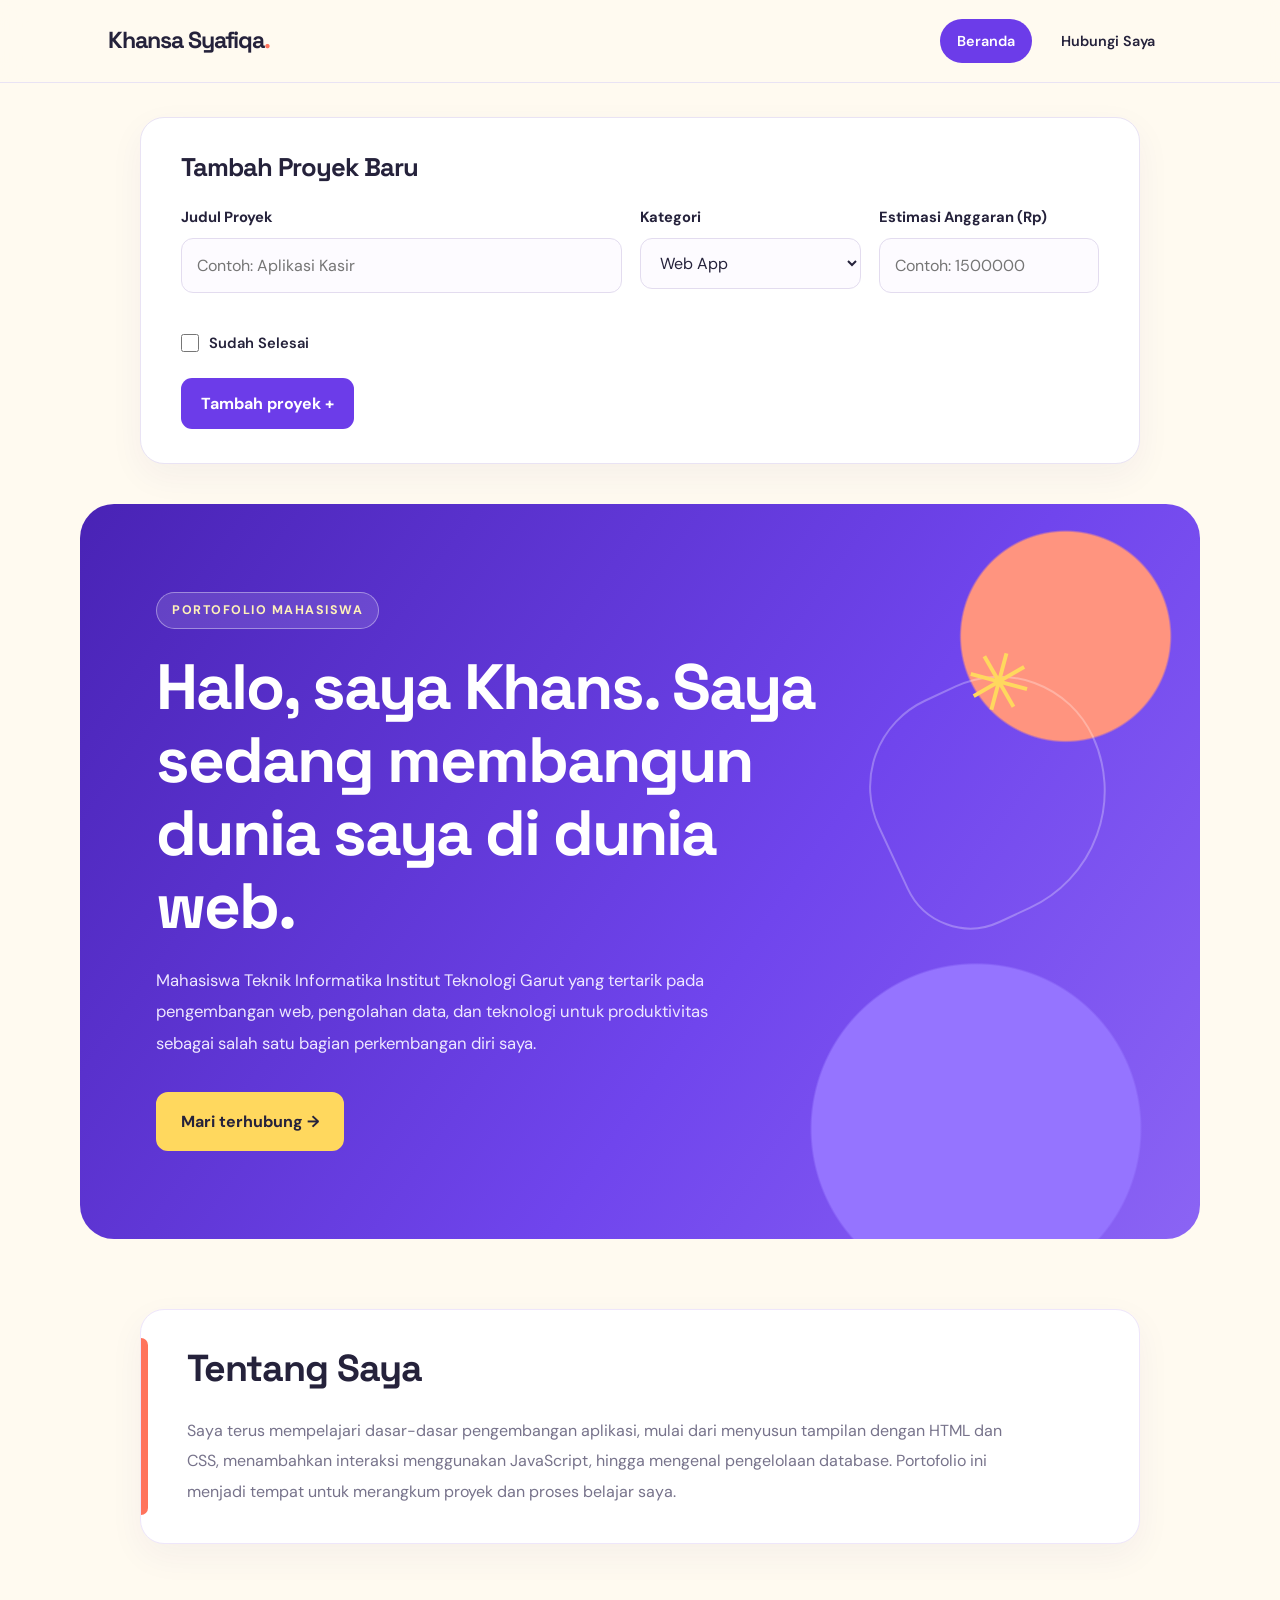
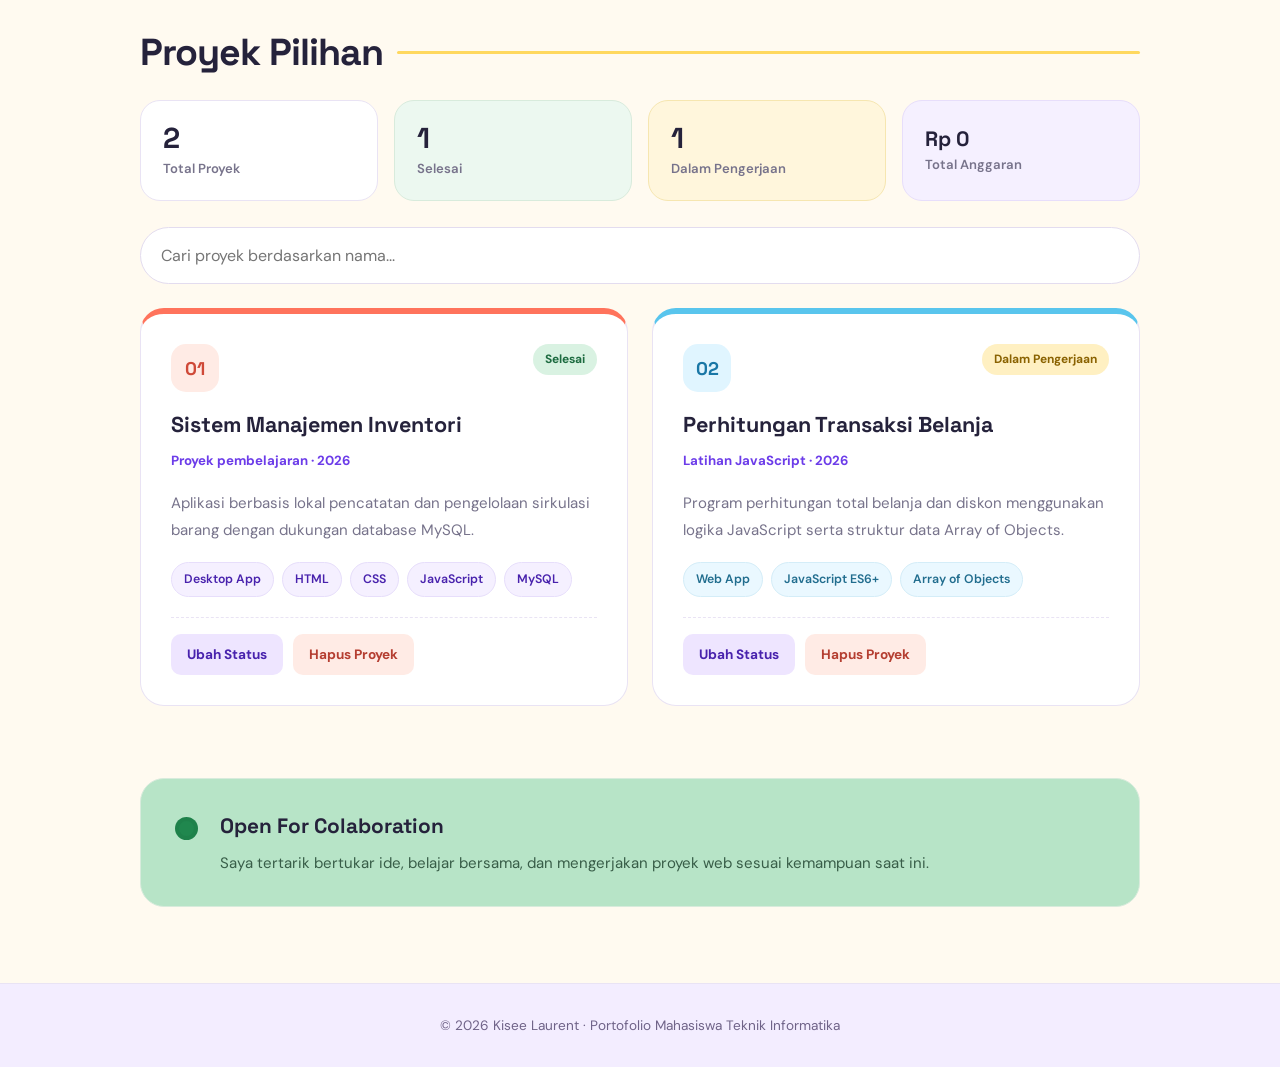
<file: P3/index.html>
<!DOCTYPE html>
<html lang="id">
<head>
    <meta charset="UTF-8">
    <meta name="viewport" content="width=device-width, initial-scale=1.0">
    <title>Portofolio | Khansa Syafiqa</title>
    <link rel="stylesheet" href="style.css">
</head>
<body>
    <header class="site-header">
        <div class="header-inner">
            <h1 class="brand">Khansa Syafiqa<span class="blue">.</span></h1>
            <nav>
                <ul>
                    <li><a class="active" href="index.html">Beranda</a></li>
                    <li><a href="kontak.html">Hubungi Saya</a></li>
                </ul>
            </nav>
        </div>
    </header>

    <main>
        <!-- FITUR 1: FORM INPUT PROYEK -->
        <section class="add-project" id="tambah-proyek">
            <h2 class="section-heading">Tambah Proyek Baru</h2>
            <form id="project-form" novalidate>
                <div class="form-row">
                    <div class="form-field">
                        <label for="judul">Judul Proyek</label>
                        <input type="text" id="judul" name="judul" placeholder="Contoh: Aplikasi Kasir">
                        <small class="field-error" id="judul-error" role="alert"></small>
                    </div>

                    <div class="form-field">
                        <label for="kategori">Kategori</label>
                        <select id="kategori" name="kategori">
                            <option value="Web App">Web App</option>
                            <option value="Mobile App">Mobile App</option>
                            <option value="Desktop App">Desktop App</option>
                            <option value="UI/UX Design">UI/UX Design</option>
                        </select>
                    </div>

                    <div class="form-field">
                        <label for="anggaran">Estimasi Anggaran (Rp)</label>
                        <input type="number" id="anggaran" name="anggaran" placeholder="Contoh: 1500000" min="0" step="any">
                        <small class="field-error" id="anggaran-error" role="alert"></small>
                    </div>
                </div>

                <label class="check-field" for="selesai">
                    <input type="checkbox" id="selesai" name="selesai">
                    <span>Sudah Selesai</span>
                </label>

                <div class="form-actions">
                    <button type="submit">Tambah proyek +</button>
                </div>
            </form>
        </section>

        <section class="hero" id="tentang">
            <p class="eyebrow">Portofolio Mahasiswa</p>
            <h2>Halo, saya Khans. Saya sedang membangun dunia saya di dunia web.</h2>
            <p class="intro">
                Mahasiswa Teknik Informatika Institut Teknologi Garut
                yang tertarik pada pengembangan web, pengolahan data,
                dan teknologi untuk produktivitas sebagai salah satu bagian perkembangan diri saya.
            </p>
            <a class="button-link" href="kontak.html">
                Mari terhubung →
            </a>
        </section>

        <section class="about-card">
            <h2 class="section-heading">Tentang Saya</h2>
            <p>
                Saya terus mempelajari dasar-dasar pengembangan aplikasi,
                mulai dari menyusun tampilan dengan HTML dan CSS,
                menambahkan interaksi menggunakan JavaScript, hingga
                mengenal pengelolaan database. Portofolio ini menjadi
                tempat untuk merangkum proyek dan proses belajar saya.
            </p>
        </section>

        <section id="proyek">
            <h2 class="section-heading">Proyek Pilihan</h2>

            <!-- Kartu statistik -->
            <div class="stats-grid" id="stats">
                <div class="stat-card">
                    <span class="stat-value" id="stat-total">0</span>
                    <span class="stat-label">Total Proyek</span>
                </div>
                <div class="stat-card stat-done">
                    <span class="stat-value" id="stat-selesai">0</span>
                    <span class="stat-label">Selesai</span>
                </div>
                <div class="stat-card stat-progress">
                    <span class="stat-value" id="stat-proses">0</span>
                    <span class="stat-label">Dalam Pengerjaan</span>
                </div>
                <div class="stat-card stat-budget">
                    <span class="stat-value" id="stat-anggaran">Rp 0</span>
                    <span class="stat-label">Total Anggaran</span>
                </div>
            </div>

            <!-- FITUR 2: PENCARIAN REAL-TIME -->
            <div class="search-box">
                <label for="cari" class="visually-hidden">Cari proyek</label>
                <input type="search" id="cari" placeholder="Cari proyek berdasarkan nama..." autocomplete="off">
            </div>

            <!-- Daftar proyek dirender oleh script.js -->
            <div class="project-grid" id="project-list"></div>
            <p class="empty-state" id="empty-state" hidden></p>
        </section>

        <aside class="status-card">
            <span class="status-dot"></span>
            <div>
                <h2>Open for colaboration</h2>
                <p>
                    Saya tertarik bertukar ide, belajar bersama, dan
                    mengerjakan proyek web sesuai kemampuan saat ini.
                </p>
            </div>
        </aside>
    </main>

    <footer class="site-footer">
        <p>© 2026 Kisee Laurent · Portofolio Mahasiswa Teknik Informatika</p>
    </footer>

    <script src="script.js"></script>
</body>
</html>
</file>
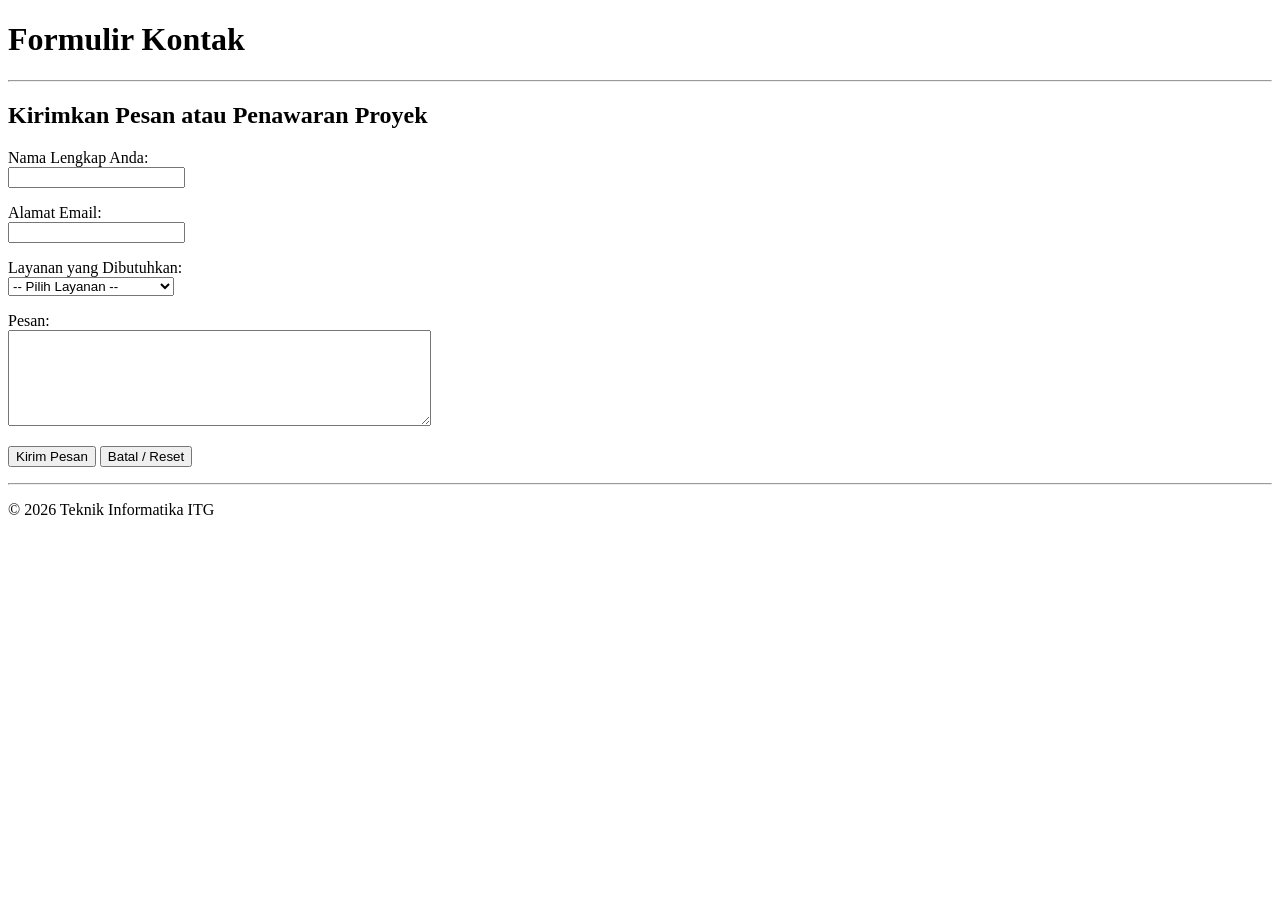
<file: kontak.html>
<!DOCTYPE html>
<html lang="id">

<head>
    <meta charset="UTF-8">
    <meta name="viewport" content="width=device-width, initial-scale=1.0">
    <title>Modul 2 = Form Kontak</title>
</head>

<body>

    <header>
        <h1>Formulir Kontak</h1>
    </header>

    <hr>

    <main>
        <section>
            <h2>Kirimkan Pesan atau Penawaran Proyek</h2>
            <form>

                <p>
                    <label for="nama_pengirim">Nama Lengkap
                        Anda:</label><br>
                    <input type="text" id="nama_pengirim" name="nama_pengirim">
                </p>
                <p>
                    <label for="email_pengirim">Alamat
                        Email:</label><br>
                    <input type="email" id="email_pengirim" name="email_pengirim">
                </p>
                <p>
                    <label for="jenis_layanan">Layanan yang
                        Dibutuhkan:</label><br>
                    <select id="jenis_layanan" name="jenis_layanan">
                        <option value="">-- Pilih Layanan --</option>
                        <option value="web">Pembuatan Web</option>
                        <option value="app">Pengembangan
                            Aplikasi</option>
                        <option value="other">Lain-lain</option>
                    </select>
                </p>
                <p>
                    <label for="pesan">Pesan:</label><br>
                    <textarea id="pesan" name="pesan" rows="6" cols="50"></textarea>
                </p>
                <p>
                    <button type="submit">Kirim Pesan</button>
                    <button type="reset">Batal / Reset</button>
                </p>
            </form>
        </section>
    </main>
    <hr>
    <footer>
        <p>&copy; 2026 Teknik Informatika ITG</p>
    </footer>
</body>

</html>
</file>
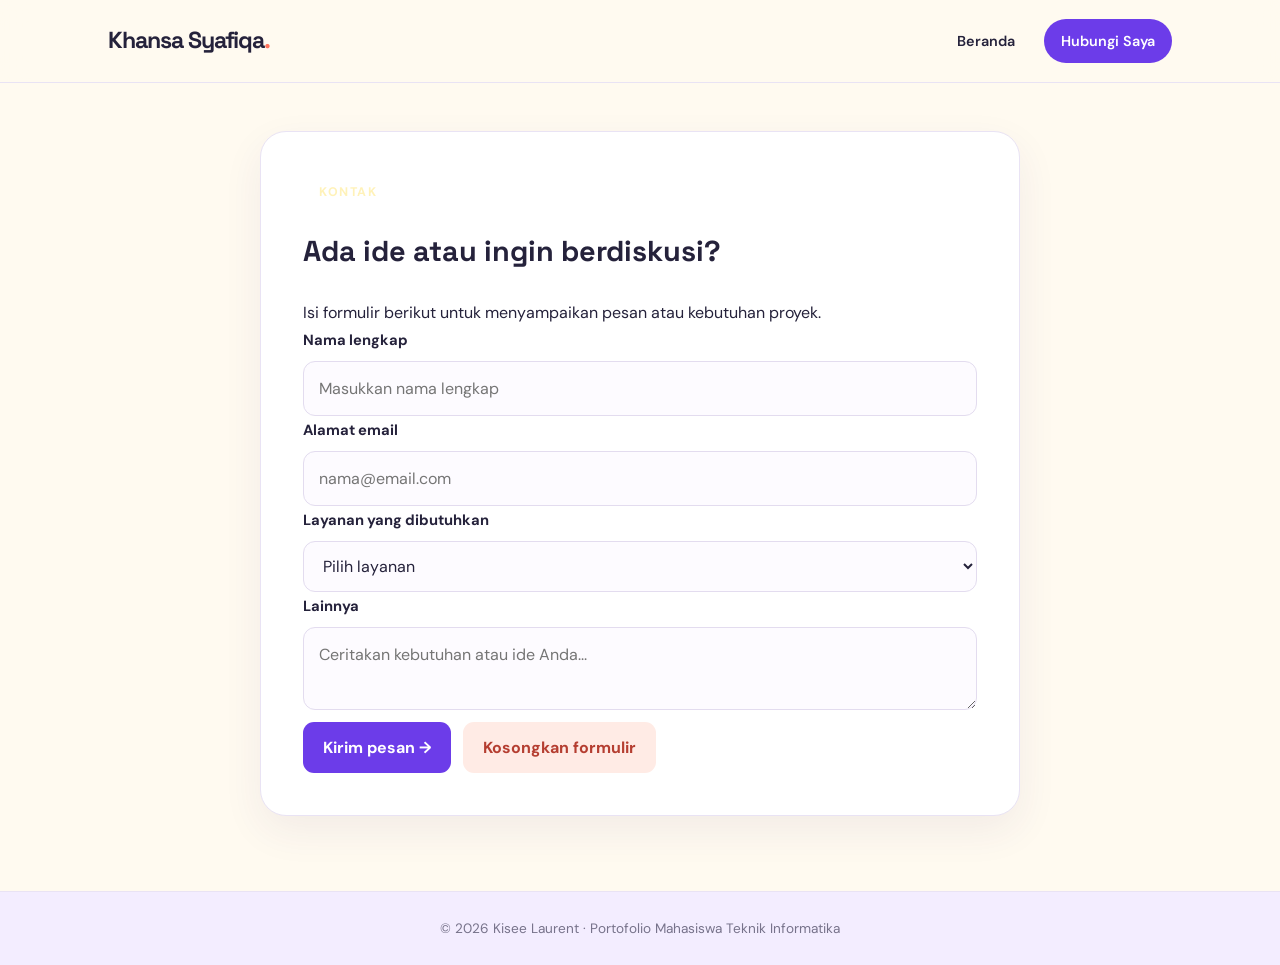
<file: P3/kontak.html>
<!DOCTYPE html>
<html lang="id">
<head>
    <meta charset="UTF-8">
    <meta name="viewport" content="width=device-width, initial-scale=1.0">
    <title>Hubungi Saya | Khansa Syafiqa</title>
    <link rel="stylesheet" href="style.css">
</head>
<body>
    <header class="site-header">
        <div class="header-inner">
            <h1 class="brand">Khansa Syafiqa<span class="blue">.</span></h1>
            <nav>
                <ul>
                    <li><a href="index.html">Beranda</a></li>
                    <li><a class="active" href="kontak.html">Hubungi Saya</a></li>
                </ul>
            </nav>
        </div>
    </header>

    <main>
        <div class="contact-wrap">
            <section class="contact-heading">
                <p class="eyebrow">Kontak</p>
                <h2>Ada ide atau ingin berdiskusi?</h2>
                <p>
                    Isi formulir berikut untuk menyampaikan pesan
                    atau kebutuhan proyek.
                </p>
            </section>

            <section class="contact-card">
                <form action="#" method="get">
                    <div class="form-field">
                        <label for="nama_pengirim">Nama lengkap</label>
                        <input
                            type="text"
                            id="nama_pengirim"
                            name="nama_pengirim"
                            placeholder="Masukkan nama lengkap"
                            required
                        >
                    </div>

                    <div class="form-field">
                        <label for="email_pengirim">Alamat email</label>
                        <input
                            type="email"
                            id="email_pengirim"
                            name="email_pengirim"
                            placeholder="nama@email.com"
                            required
                        >
                    </div>

                    <div class="form-field">
                        <label for="jenis_layanan">
                            Layanan yang dibutuhkan
                        </label>
                        <select
                            id="jenis_layanan"
                            name="jenis_layanan"
                            required
                        >
                            <option value="">Pilih layanan</option>
                            <option value="web">Pembuatan web</option>
                            <option value="app">Pengembangan aplikasi</option>
                            <option value="other">Lain-lain / diskusi</option>
                        </select>
                    </div>

                    <div class="form-field">
                        <label for="pesan">Lainnya</label>
                        <textarea
                            id="pesan"
                            name="pesan"
                            placeholder="Ceritakan kebutuhan atau ide Anda..."
                            required
                        ></textarea>
                    </div>

                    <div class="form-actions">
                        <button type="submit">Kirim pesan →</button>
                        <button class="secondary" type="reset">
                            Kosongkan formulir
                        </button>
                    </div>
                </form>
            </section>
        </div>
    </main>

    <footer class="site-footer">
        <p>© 2026 Kisee Laurent · Portofolio Mahasiswa Teknik Informatika</p>
    </footer>
</body>
</html>
</file>
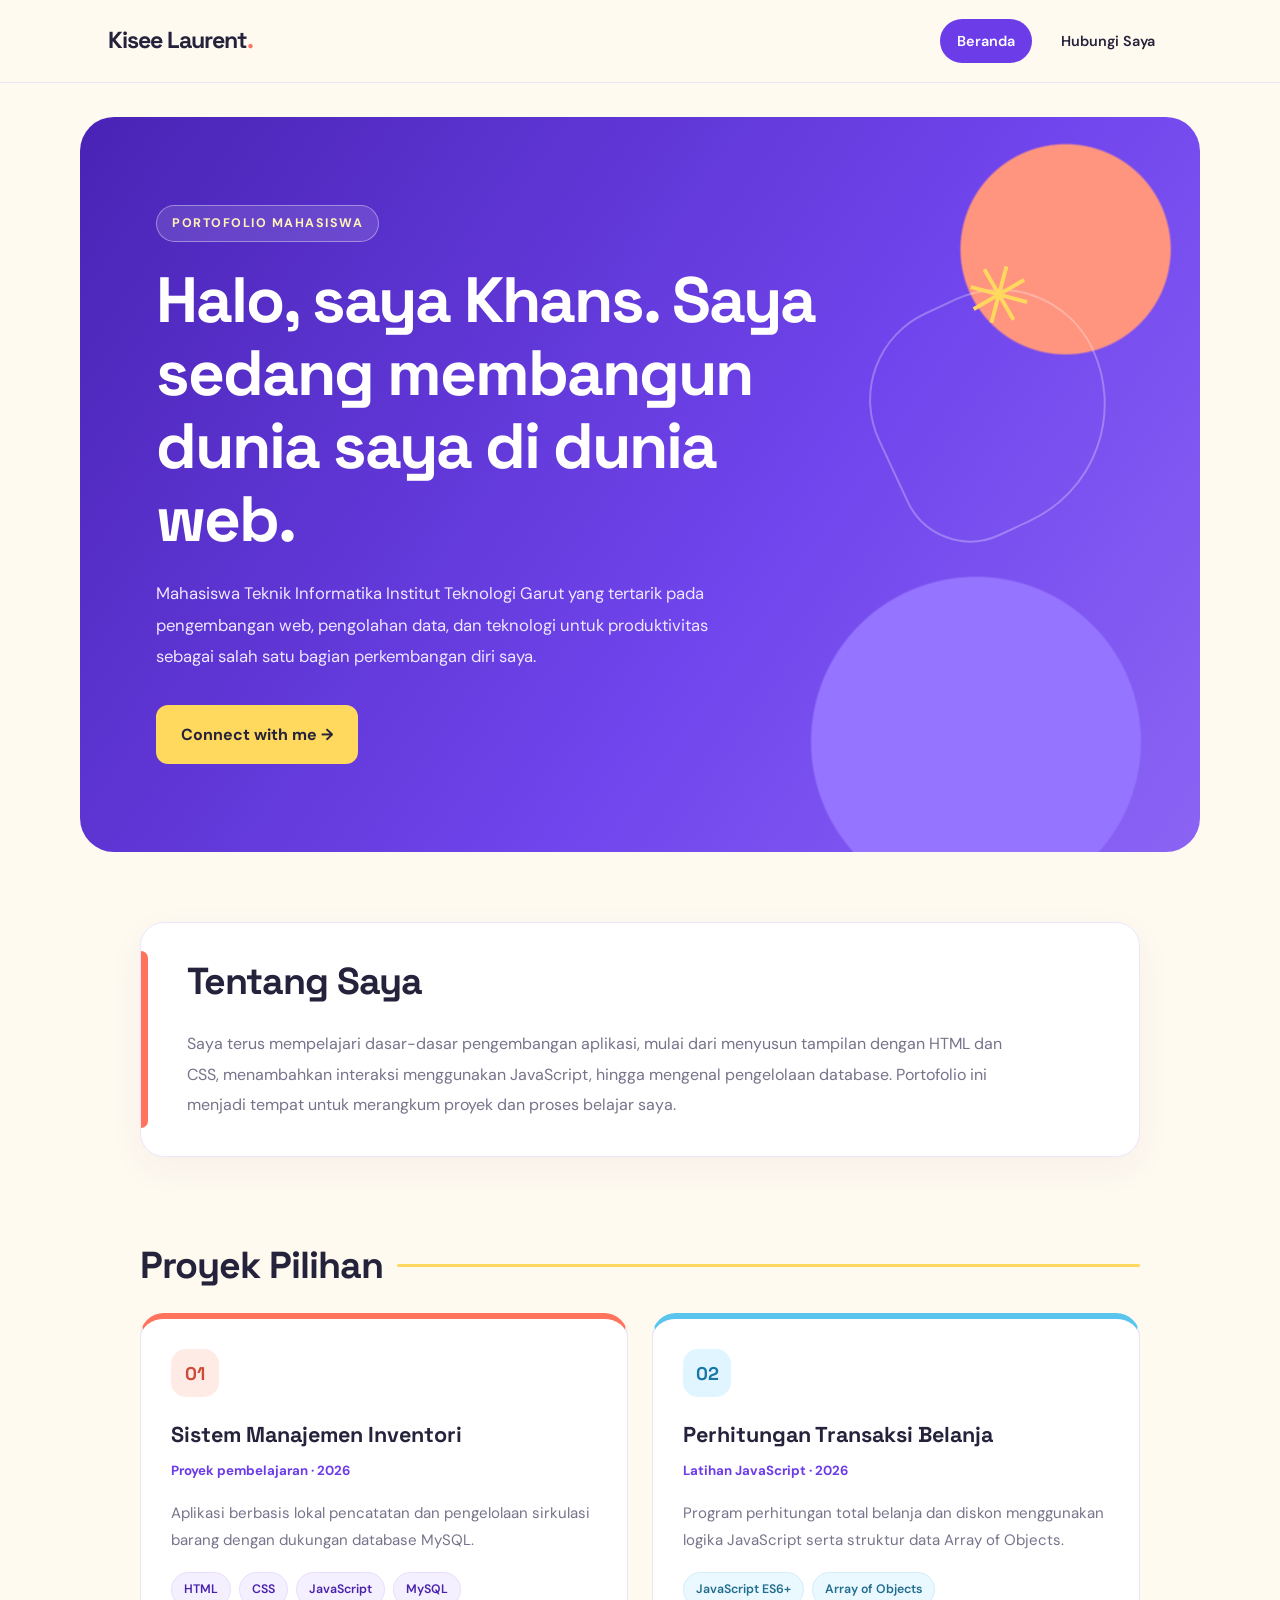
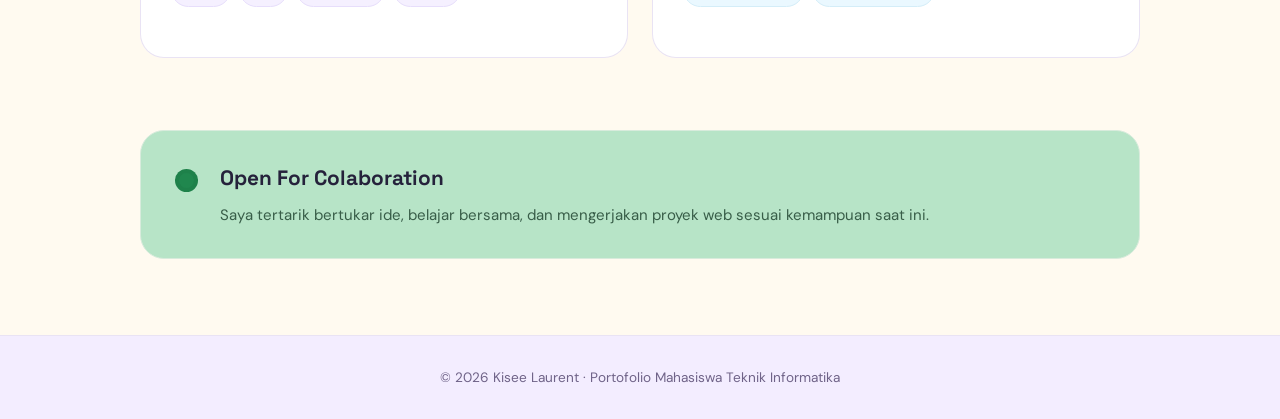
<file: P3/project.html>
<!DOCTYPE html>
<html lang="id">
<head>
    <meta charset="UTF-8">
    <meta name="viewport" content="width=device-width, initial-scale=1.0">
    <title>Portofolio | Kisee Laurent</title>
    <link rel="stylesheet" href="style.css">
</head>
<body>
    <header class="site-header">
        <div class="header-inner">
            <h1 class="brand">Kisee Laurent<span class="blue">.</span></h1>
            <nav>
                <ul>
                    <li><a class="active" href="index.html">Beranda</a></li>
                    <li><a href="kontak.html">Hubungi Saya</a></li>
                </ul>
            </nav>
        </div>
    </header>

    <main>
        <section class="hero" id="tentang">
            <p class="eyebrow">Portofolio Mahasiswa</p>
            <h2>Halo, saya Khans. Saya sedang membangun dunia saya di dunia web.</h2>
            <p class="intro">
                Mahasiswa Teknik Informatika Institut Teknologi Garut
                yang tertarik pada pengembangan web, pengolahan data,
                dan teknologi untuk produktivitas sebagai salah satu bagian perkembangan diri saya.
            </p>
            <a class="button-link" href="kontak.html">
                Connect with me →
            </a>
        </section>

        <section class="about-card">
            <h2 class="section-heading">Tentang Saya</h2>
            <p>
                Saya terus mempelajari dasar-dasar pengembangan aplikasi,
                mulai dari menyusun tampilan dengan HTML dan CSS,
                menambahkan interaksi menggunakan JavaScript, hingga
                mengenal pengelolaan database. Portofolio ini menjadi
                tempat untuk merangkum proyek dan proses belajar saya.
            </p>
        </section>

        <section id="proyek">
            <h2 class="section-heading">Proyek Pilihan</h2>

            <div class="project-grid">
                <article class="project-card">
                    <span class="project-number">01</span>
                    <h3>Sistem Manajemen Inventori</h3>
                    <p class="project-meta">Proyek pembelajaran · 2026</p>
                    <p>
                        Aplikasi berbasis lokal pencatatan dan pengelolaan sirkulasi barang dengan dukungan
                        database MySQL.
                    </p>
                    <div class="tag-list">
                        <span class="tag">HTML</span>
                        <span class="tag">CSS</span>
                        <span class="tag">JavaScript</span>
                        <span class="tag">MySQL</span>
                    </div>
                </article>

                <article class="project-card">
                    <span class="project-number">02</span>
                    <h3>Perhitungan Transaksi Belanja</h3>
                    <p class="project-meta">Latihan JavaScript · 2026</p>
                    <p>
                        Program perhitungan total belanja dan
                        diskon menggunakan logika JavaScript serta
                        struktur data Array of Objects.
                    </p>
                    <div class="tag-list">
                        <span class="tag">JavaScript ES6+</span>
                        <span class="tag">Array of Objects</span>
                    </div>
                </article>
            </div>
        </section>

        <aside class="status-card">
            <span class="status-dot"></span>
            <div>
                <h2>Open for colaboration</h2>
                <p>
                    Saya tertarik bertukar ide, belajar bersama, dan
                    mengerjakan proyek web sesuai kemampuan saat ini.
                </p>
            </div>
        </aside>
    </main>

    <footer class="site-footer">
        <p>© 2026 Kisee Laurent · Portofolio Mahasiswa Teknik Informatika</p>
    </footer>
</body>
</html>
</file>
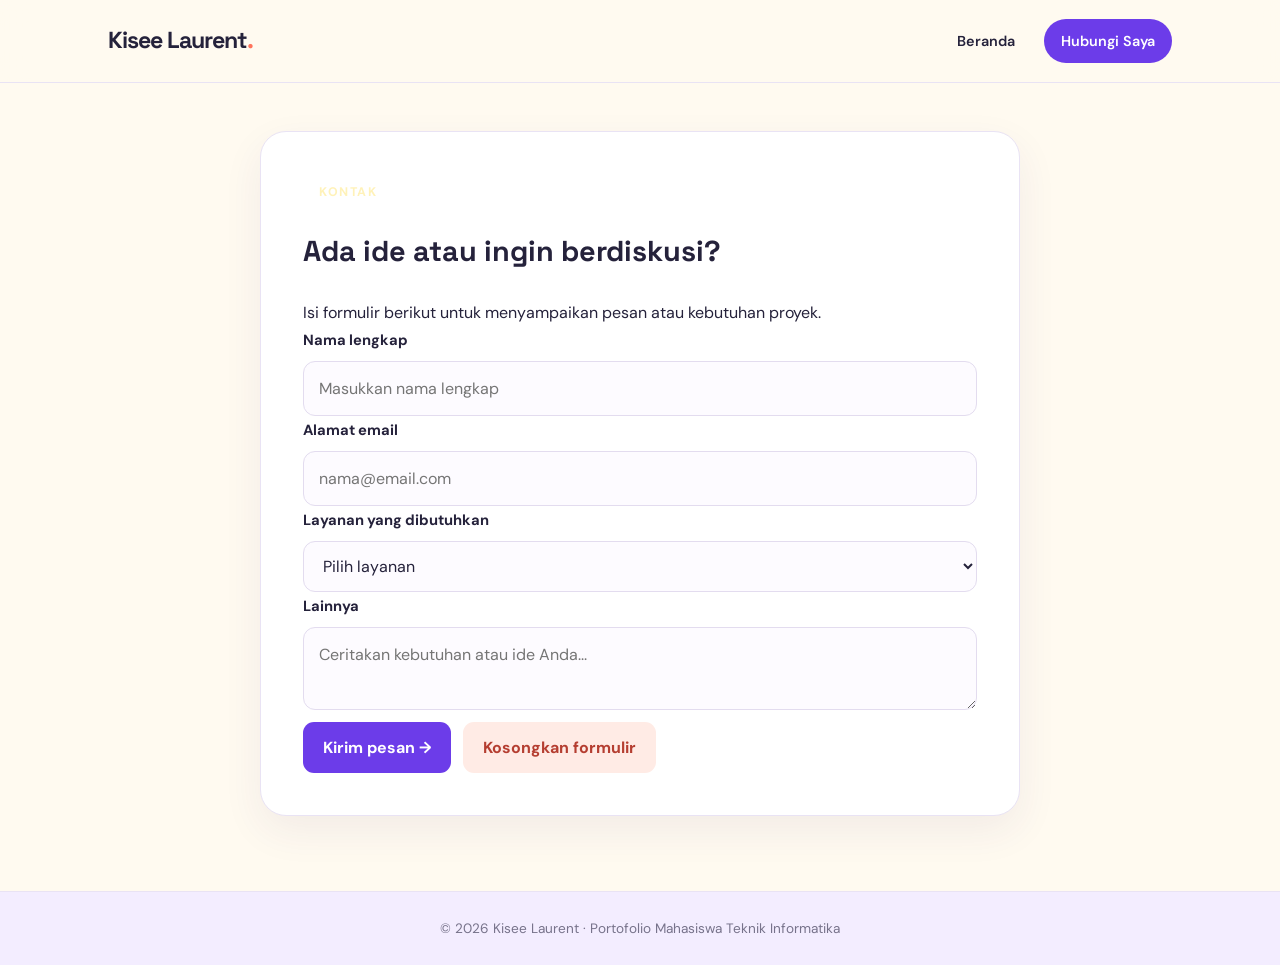
<file: P3/resume.html>
<!DOCTYPE html>
<html lang="id">
<head>
    <meta charset="UTF-8">
    <meta name="viewport" content="width=device-width, initial-scale=1.0">
    <title>Hubungi Saya | Kisee Laurent</title>
    <link rel="stylesheet" href="style.css">
</head>
<body>
    <header class="site-header">
        <div class="header-inner">
            <h1 class="brand">Kisee Laurent<span class="blue">.</span></h1>
            <nav>
                <ul>
                    <li><a href="index.html">Beranda</a></li>
                    <li><a class="active" href="kontak.html">Hubungi Saya</a></li>
                </ul>
            </nav>
        </div>
    </header>

    <main>
        <div class="contact-wrap">
            <section class="contact-heading">
                <p class="eyebrow">Kontak</p>
                <h2>Ada ide atau ingin berdiskusi?</h2>
                <p>
                    Isi formulir berikut untuk menyampaikan pesan
                    atau kebutuhan proyek.
                </p>
            </section>

            <section class="contact-card">
                <form action="#" method="get">
                    <div class="form-field">
                        <label for="nama_pengirim">Nama lengkap</label>
                        <input
                            type="text"
                            id="nama_pengirim"
                            name="nama_pengirim"
                            placeholder="Masukkan nama lengkap"
                            required
                        >
                    </div>

                    <div class="form-field">
                        <label for="email_pengirim">Alamat email</label>
                        <input
                            type="email"
                            id="email_pengirim"
                            name="email_pengirim"
                            placeholder="nama@email.com"
                            required
                        >
                    </div>

                    <div class="form-field">
                        <label for="jenis_layanan">
                            Layanan yang dibutuhkan
                        </label>
                        <select
                            id="jenis_layanan"
                            name="jenis_layanan"
                            required
                        >
                            <option value="">Pilih layanan</option>
                            <option value="web">Pembuatan web</option>
                            <option value="app">Pengembangan aplikasi</option>
                            <option value="other">Lain-lain / diskusi</option>
                        </select>
                    </div>

                    <div class="form-field">
                        <label for="pesan">Lainnya</label>
                        <textarea
                            id="pesan"
                            name="pesan"
                            placeholder="Ceritakan kebutuhan atau ide Anda..."
                            required
                        ></textarea>
                    </div>

                    <div class="form-actions">
                        <button type="submit">Kirim pesan →</button>
                        <button class="secondary" type="reset">
                            Kosongkan formulir
                        </button>
                    </div>
                </form>
            </section>
        </div>
    </main>

    <footer class="site-footer">
        <p>© 2026 Kisee Laurent · Portofolio Mahasiswa Teknik Informatika</p>
    </footer>
</body>
</html>
</file>
<file: P3/style.css>
@import url('https://fonts.googleapis.com/css2?family=DM+Sans:wght@400;500;600;700&family=Space+Grotesk:wght@400;500;600;700&display=swap');

:root {
    --purple: #6c3ce9;
    --purple-dark: #4822ad;
    --coral: #ff735c;
    --yellow: #ffd85e;
    --blue: #59c5ed;
    --green: #b7e4c7;
    --cream: #fffaf0;
    --white: #ffffff;
    --ink: #25223b;
    --muted: #77738b;
    --line: #e9e3f4;
}

* {
    margin: 0;
    padding: 0;
    box-sizing: border-box;
}

html {
    scroll-behavior: smooth;
}

body {
    font-family: 'DM Sans', sans-serif;
    background: var(--cream);
    color: var(--ink);
    line-height: 1.7;
}

a {
    text-decoration: none;
    color: inherit;
}

.site-header {
    position: sticky;
    top: 0;
    z-index: 10;
    background: rgba(255, 250, 240, 0.94);
    backdrop-filter: blur(14px);
    border-bottom: 1px solid var(--line);
}

.header-inner {
    max-width: 1120px;
    min-height: 82px;
    padding: 18px 28px;
    margin: auto;
    display: flex;
    align-items: center;
    justify-content: space-between;
    gap: 24px;
}

.brand {
    font-family: 'Space Grotesk', sans-serif;
    font-size: 1.45rem;
    font-weight: 700;
    letter-spacing: -1px;
}

.blue {
    color: var(--coral);
}

nav ul {
    display: flex;
    align-items: center;
    gap: 12px;
    list-style: none;
}

nav a {
    display: inline-block;
    padding: 10px 17px;
    border-radius: 50px;
    font-size: 0.9rem;
    font-weight: 600;
    transition: 0.25s ease;
}

nav a:hover {
    background: #eee5ff;
    color: var(--purple);
}

nav a.active {
    background: var(--purple);
    color: var(--white);
}

/* HERO */

.hero {
    position: relative;
    isolation: isolate;
    overflow: hidden;
    max-width: 1120px;
    margin: 34px auto 70px;
    padding: 88px 76px;
    border-radius: 34px;
    color: var(--white);
    background: var(--purple);
    background-image:
        radial-gradient(circle at 88% 18%, #ff947f 0 9%, transparent 9.2%),
        radial-gradient(circle at 80% 85%, #9574ff 0 15%, transparent 15.2%),
        linear-gradient(125deg, #4923b5 0%, #7045ed 60%, #8b64f4 100%);
}

.hero::before {
    content: "";
    position: absolute;
    z-index: -1;
    width: 230px;
    height: 230px;
    right: 8%;
    top: 24%;
    border: 2px solid rgba(255, 255, 255, 0.28);
    border-radius: 48% 52% 65% 35%;
    transform: rotate(-25deg);
}

.hero::after {
    content: "✳";
    position: absolute;
    right: 15%;
    top: 19%;
    font-size: 5rem;
    line-height: 1;
    color: var(--yellow);
    transform: rotate(15deg);
}

.eyebrow {
    display: inline-block;
    margin-bottom: 22px;
    padding: 7px 15px;
    border: 1px solid rgba(255, 255, 255, 0.38);
    border-radius: 50px;
    background: rgba(255, 255, 255, 0.12);
    color: #fff2b9;
    font-size: 0.78rem;
    font-weight: 700;
    letter-spacing: 1.5px;
    text-transform: uppercase;
}

.hero h2 {
    max-width: 710px;
    margin-bottom: 22px;
    font-family: 'Space Grotesk', sans-serif;
    font-size: clamp(2.3rem, 5vw, 4rem);
    font-weight: 700;
    line-height: 1.14;
    letter-spacing: -2px;
}

.intro {
    max-width: 600px;
    margin-bottom: 32px;
    color: #eee7ff;
    font-size: 1.04rem;
    line-height: 1.9;
}

.button-link {
    display: inline-flex;
    align-items: center;
    gap: 12px;
    padding: 14px 23px;
    border: 2px solid var(--yellow);
    border-radius: 12px;
    background: var(--yellow);
    color: var(--ink);
    font-weight: 700;
    transition: transform 0.25s, box-shadow 0.25s;
}

.button-link:hover {
    transform: translateY(-4px);
    box-shadow: 0 9px 0 rgba(35, 20, 80, 0.2);
}

/* SECTION TENTANG */

main > .about-card,
main > .add-project,
main > #proyek,
.status-card {
    width: min(100% - 56px, 1000px);
    margin-right: auto;
    margin-left: auto;
}

.about-card {
    position: relative;
    margin-bottom: 86px !important;
    padding: 36px 40px 36px 46px;
    border: 1px solid #eee6fb;
    border-radius: 24px;
    background: var(--white);
    box-shadow: 0 12px 35px rgba(64, 37, 111, 0.05);
}

.about-card::before {
    content: "";
    position: absolute;
    top: 28px;
    bottom: 28px;
    left: 0;
    width: 7px;
    border-radius: 0 8px 8px 0;
    background: var(--coral);
}

.section-heading {
    margin-bottom: 25px;
    font-family: 'Space Grotesk', sans-serif;
    font-size: clamp(1.8rem, 3vw, 2.35rem);
    line-height: 1.2;
    letter-spacing: -1px;
}

.about-card p {
    max-width: 850px;
    color: var(--muted);
    line-height: 1.9;
}

/* PROYEK */

#proyek {
    margin-bottom: 72px;
}

#proyek > .section-heading {
    display: flex;
    align-items: center;
    gap: 14px;
}

#proyek > .section-heading::after {
    content: "";
    flex: 1;
    height: 3px;
    border-radius: 5px;
    background: var(--yellow);
}

.project-grid {
    display: grid;
    grid-template-columns: repeat(2, minmax(0, 1fr));
    gap: 24px;
}

.project-card {
    position: relative;
    overflow: hidden;
    padding: 30px;
    border: 1px solid var(--line);
    border-radius: 24px;
    background: var(--white);
    transition: transform 0.25s, box-shadow 0.25s;
}

.project-card {
    border-top: 6px solid var(--coral);
}

.project-card:nth-child(even) {
    border-top-color: var(--blue);
}

.project-card:hover {
    transform: translateY(-7px);
    box-shadow: 0 18px 35px rgba(64, 37, 111, 0.1);
}

.project-number {
    display: inline-flex;
    width: 48px;
    height: 48px;
    align-items: center;
    justify-content: center;
    margin-bottom: 23px;
    border-radius: 15px;
    background: #ffebe5;
    color: #cf4938;
    font-family: 'Space Grotesk', sans-serif;
    font-size: 1.15rem;
    font-weight: 700;
}

.project-card:nth-child(even) .project-number {
    background: #e0f5ff;
    color: #1977a6;
}

.project-card h3 {
    margin-bottom: 9px;
    font-family: 'Space Grotesk', sans-serif;
    font-size: 1.35rem;
    line-height: 1.4;
}

.project-meta {
    margin-bottom: 18px;
    color: var(--purple);
    font-size: 0.83rem;
    font-weight: 700;
}

.project-card > p:not(.project-meta) {
    margin-bottom: 18px;
    color: var(--muted);
    font-size: 0.94rem;
    line-height: 1.8;
}

.tag-list {
    display: flex;
    flex-wrap: wrap;
    gap: 8px;
}

.tag {
    padding: 6px 12px;
    border: 1px solid #e7defb;
    border-radius: 50px;
    background: #f5f0ff;
    color: var(--purple-dark);
    font-size: 0.77rem;
    font-weight: 600;
}

.project-card:nth-child(even) .tag {
    border-color: #d4edf8;
    background: #eaf8ff;
    color: #216d8e;
}

/* STATUS KOLABORASI */

.status-card {
    display: flex;
    align-items: flex-start;
    gap: 22px;
    margin-bottom: 76px;
    padding: 30px 34px;
    border: 1px solid #d8ebdc;
    border-radius: 24px;
    background: var(--green);
}

.status-dot {
    flex: 0 0 15px;
    width: 15px;
    height: 15px;
    margin-top: 8px;
    border: 4px solid rgba(24, 105, 62, 0.2);
    border-radius: 50%;
    background: #20874e;
    box-sizing: content-box;
}

.status-card h2 {
    margin-bottom: 6px;
    font-family: 'Space Grotesk', sans-serif;
    font-size: 1.3rem;
    text-transform: capitalize;
}

.status-card p {
    color: #385d48;
    font-size: 0.94rem;
}

/* FOOTER */

.site-footer {
    padding: 30px 24px;
    border-top: 1px solid var(--line);
    background: #f3edff;
    color: #6f6388;
    text-align: center;
    font-size: 0.85rem;
}

/* HALAMAN KONTAK */

body:has(.contact-wrap) main {
    width: min(100% - 40px, 760px);
    margin: 48px auto 75px;
    padding: 42px;
    border: 1px solid var(--line);
    border-radius: 26px;
    background: var(--white);
    box-shadow: 0 15px 40px rgba(64, 37, 111, 0.07);
}

body:has(.contact-wrap) header:not(.site-header) {
    padding: 35px 20px;
    background: var(--purple);
    color: var(--white);
    text-align: center;
}

body:has(.contact-wrap) main h2 {
    margin-bottom: 28px;
    font-family: 'Space Grotesk', sans-serif;
    font-size: 1.8rem;
    line-height: 1.3;
}

form p {
    margin-bottom: 22px;
}

form label {
    display: inline-block;
    margin-bottom: 8px;
    color: var(--ink);
    font-size: 0.92rem;
    font-weight: 700;
}

form input,
form select,
form textarea {
    width: 100%;
    padding: 13px 15px;
    border: 1.5px solid #e3dcef;
    border-radius: 12px;
    outline: none;
    background: #fdfbff;
    color: var(--ink);
    font: inherit;
    transition: border-color 0.2s, box-shadow 0.2s;
}

form input:focus,
form select:focus,
form textarea:focus {
    border-color: var(--purple);
    box-shadow: 0 0 0 4px rgba(108, 60, 233, 0.1);
}

form textarea {
    resize: vertical;
}

form button {
    margin: 4px 8px 0 0;
    padding: 12px 20px;
    border: none;
    border-radius: 11px;
    background: var(--purple);
    color: var(--white);
    font: inherit;
    font-weight: 700;
    cursor: pointer;
    transition: transform 0.2s, background 0.2s;
}

form button:hover {
    transform: translateY(-2px);
    background: var(--purple-dark);
}

form button[type="reset"] {
    background: #ffebe5;
    color: #b53e31;
}

body:has(.contact-wrap) footer {
    padding: 25px;
    color: var(--muted);
    text-align: center;
    font-size: 0.85rem;
}

/* FORM TAMBAH PROYEK */

.add-project {
    margin-top: 34px;
    margin-bottom: 40px !important;
    padding: 34px 40px;
    border: 1px solid var(--line);
    border-radius: 24px;
    background: var(--white);
    box-shadow: 0 12px 35px rgba(64, 37, 111, 0.05);
}

.add-project .section-heading {
    font-size: 1.6rem;
    margin-bottom: 20px;
}

.form-row {
    display: grid;
    grid-template-columns: 2fr 1fr 1fr;
    gap: 18px;
    margin-bottom: 16px;
}

.add-project .form-field label {
    display: inline-block;
    margin-bottom: 8px;
    font-size: 0.92rem;
    font-weight: 700;
}

.add-project input[type="text"],
.add-project input[type="number"],
.add-project select {
    width: 100%;
    padding: 13px 15px;
    border: 1.5px solid #e3dcef;
    border-radius: 12px;
    outline: none;
    background: #fdfbff;
    color: var(--ink);
    font: inherit;
}

.add-project input.invalid {
    border-color: #d64545;
    background: #fff5f5;
}

.field-error {
    display: block;
    min-height: 1.2em;
    margin-top: 6px;
    color: #c0392b;
    font-size: 0.82rem;
    font-weight: 600;
}

.check-field {
    display: inline-flex;
    align-items: center;
    gap: 10px;
    margin-bottom: 18px;
    cursor: pointer;
    font-weight: 600;
}

.check-field input {
    width: 18px;
    height: 18px;
    accent-color: var(--purple);
}

/* STATISTIK */

.stats-grid {
    display: grid;
    grid-template-columns: repeat(4, minmax(0, 1fr));
    gap: 16px;
    margin-bottom: 26px;
}

.stat-card {
    display: flex;
    flex-direction: column;
    gap: 2px;
    padding: 20px 22px;
    border: 1px solid var(--line);
    border-radius: 20px;
    background: var(--white);
}

.stat-value {
    font-family: 'Space Grotesk', sans-serif;
    font-size: 1.8rem;
    font-weight: 700;
    line-height: 1.2;
    overflow-wrap: anywhere;
}

.stat-budget .stat-value {
    font-size: 1.3rem;
    padding-top: 0.35rem;
}

.stat-label {
    color: var(--muted);
    font-size: 0.82rem;
    font-weight: 600;
}

.stat-done { background: #ecf8f0; border-color: #d8ebdc; }
.stat-progress { background: #fff6dc; border-color: #f6e6b0; }
.stat-budget { background: #f5f0ff; border-color: #e7defb; }

/* PENCARIAN */

.search-box {
    margin-bottom: 24px;
}

.search-box input {
    width: 100%;
    padding: 14px 20px;
    border: 1.5px solid #e3dcef;
    border-radius: 50px;
    outline: none;
    background: var(--white);
    color: var(--ink);
    font: inherit;
    transition: border-color 0.2s, box-shadow 0.2s;
}

.search-box input:focus {
    border-color: var(--purple);
    box-shadow: 0 0 0 4px rgba(108, 60, 233, 0.1);
}

.visually-hidden {
    position: absolute;
    width: 1px;
    height: 1px;
    overflow: hidden;
    clip: rect(0 0 0 0);
    white-space: nowrap;
}

.empty-state {
    padding: 32px;
    border: 2px dashed var(--line);
    border-radius: 20px;
    color: var(--muted);
    text-align: center;
}

/* KARTU PROYEK DINAMIS */

.card-top {
    display: flex;
    align-items: flex-start;
    justify-content: space-between;
    gap: 12px;
}

.card-top .project-number {
    margin-bottom: 18px;
}

.status-badge {
    padding: 5px 12px;
    border-radius: 50px;
    font-size: 0.75rem;
    font-weight: 700;
}

.status-badge.is-done {
    background: #d9f2e2;
    color: #1d6b40;
}

.status-badge.is-progress {
    background: #fff0c2;
    color: #8a6200;
}

.project-card {
    display: flex;
    flex-direction: column;
}

.project-card .tag-list {
    margin-bottom: 20px;
}

.card-actions {
    display: flex;
    flex-wrap: wrap;
    gap: 10px;
    margin-top: auto;
    padding-top: 16px;
    border-top: 1px dashed var(--line);
}

.card-actions button {
    padding: 9px 16px;
    border: none;
    border-radius: 10px;
    font: inherit;
    font-size: 0.85rem;
    font-weight: 700;
    cursor: pointer;
    transition: transform 0.2s, background 0.2s;
}

.card-actions button:hover {
    transform: translateY(-2px);
}

.btn-toggle {
    background: #eee5ff;
    color: var(--purple-dark);
}

.btn-delete {
    background: #ffebe5;
    color: #b53e31;
}

/* RESPONSIVE */

@media (max-width: 900px) {
    .form-row {
        grid-template-columns: 1fr;
    }

    .stats-grid {
        grid-template-columns: repeat(2, minmax(0, 1fr));
    }

    .hero {
        margin: 24px;
        padding: 65px 42px;
    }

    .hero::after {
        right: 9%;
        font-size: 3.5rem;
    }

    .hero::before {
        right: 2%;
        width: 170px;
        height: 170px;
    }
}

@media (max-width: 640px) {
    .header-inner {
        min-height: 72px;
        padding: 14px 18px;
        flex-wrap: wrap;
    }

    .brand {
        font-size: 1.2rem;
    }

    nav ul {
        gap: 2px;
    }

    nav a {
        padding: 8px 11px;
        font-size: 0.82rem;
    }

    .hero {
        margin: 18px 14px 48px;
        padding: 48px 25px;
        border-radius: 25px;
    }

    .hero h2 {
        font-size: 2.35rem;
        letter-spacing: -1.2px;
    }

    .hero::before {
        top: auto;
        right: -50px;
        bottom: -55px;
        width: 140px;
        height: 140px;
    }

    .hero::after {
        top: 12%;
        right: 9%;
        font-size: 2.6rem;
    }

    main > .about-card,
    main > .add-project,
main > #proyek,
    .status-card {
        width: calc(100% - 28px);
    }

    .about-card {
        padding: 29px 25px 29px 30px;
        margin-bottom: 55px !important;
    }

    .section-heading {
        font-size: 1.8rem;
    }

    .project-grid {
        grid-template-columns: 1fr;
        gap: 18px;
    }

    .project-card {
        padding: 25px;
    }

    #proyek {
        margin-bottom: 48px;
    }

    .status-card {
        gap: 15px;
        padding: 24px 20px;
        margin-bottom: 50px;
    }

    body:has(.contact-wrap) main {
        width: calc(100% - 28px);
        margin: 25px auto 45px;
        padding: 26px 20px;
    }

    body:has(.contact-wrap) main h2 {
        font-size: 1.55rem;
    }

    form button {
        margin-bottom: 8px;
    }
}

@media (prefers-reduced-motion: reduce) {
    *,
    *::before,
    *::after {
        scroll-behavior: auto !important;
        transition: none !important;
    }
}
</file>
